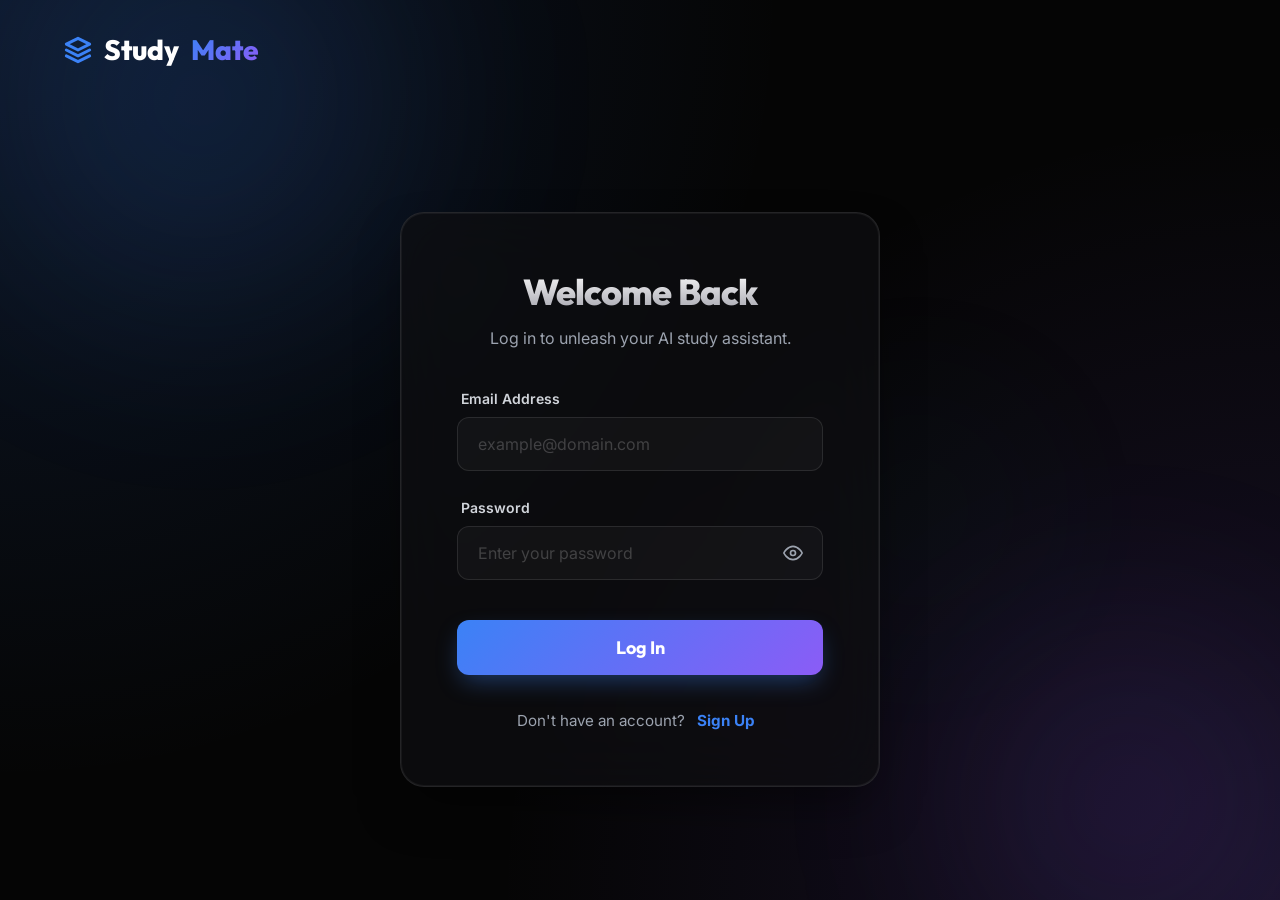
<file: frontend/index.html>
<!DOCTYPE html>
<html lang="en">
<head>
<meta charset="UTF-8">
<meta name="viewport" content="width=device-width, initial-scale=1.0">

<title>StudyMate AI - Smart Study Assistant for Students</title>
<meta name="keywords" content="AI study tool, quiz generator, study assistant, AI learning, student productivity, mind maps AI, StudyMate">
<meta name="google-site-verification" content="OmD-OMQjL2kTriCbTSgiLanrGQlDjKHpFhlff01YMKE" />
<meta name="description" content="StudyMate is an AI-powered study planner that helps students organize tasks, track progress, and improve productivity.">
<link rel="preconnect" href="https://fonts.googleapis.com">
<link rel="canonical" href="https://studymate-beta-six.vercel.app/">
<meta property="og:title" content="StudyMate AI - Smart Study Assistant">
<meta property="og:description" content="Generate quizzes, summaries & mind maps using AI. Study smarter with StudyMate.">
<meta property="og:image" content="https://studymate-beta-six.vercel.app/preview.png">
<meta property="og:url" content="https://studymate-beta-six.vercel.app">
<meta property="og:type" content="website">
<meta name="twitter:card" content="summary_large_image">
<meta name="twitter:title" content="StudyMate AI">
<meta name="twitter:description" content="AI-powered study assistant for quizzes, summaries & mind maps">
<meta name="twitter:image" content="https://studymate-beta-six.vercel.app/preview.png">
<link href="https://fonts.googleapis.com/css2?family=Outfit:wght@400;600;700;800&family=Inter:wght@300;400;500;600&display=swap" rel="stylesheet">
<link rel="stylesheet" href="assets/css/index.css">
<link rel="icon" href="assets/images/favicon.ico" type="image/x-icon">
</head>
<body>
  <h1>StudyMate – AI Study Planner for Students</h1>
  
  <div class="background-canvas">
    <div class="orb orb-1"></div>
    <div class="orb orb-2"></div>
    <div class="orb orb-3"></div>
  </div>

  <nav>
    <a href="/" class="logo"><svg width="28" height="28" viewBox="0 0 24 24" fill="none" stroke="var(--accent)" stroke-width="2.5" stroke-linecap="round" stroke-linejoin="round"><path d="M12 2L2 7l10 5 10-5-10-5z"/><path d="M2 17l10 5 10-5"/><path d="M2 12l10 5 10-5"/></svg> Study<span>Mate</span></a>
  </nav>
  
  <div class="auth-container">
    <div class="auth-card">
      <h2 class="auth-title">Welcome Back</h2>
      <p class="auth-subtitle">Log in to unleash your AI study assistant.</p>
      <form id="loginForm">
        <div class="form-group">
          <label>Email Address</label>
          <input type="email" id="email" class="form-control" placeholder="example@domain.com" required>
        </div>
        <div class="form-group password-group">
          <label>Password</label>
          <div class="input-wrapper">
            <input type="password" id="password" class="form-control" placeholder="Enter your password" required>
            <button type="button" class="password-toggle" id="togglePassword">
              <svg width="20" height="20" viewBox="0 0 24 24" fill="none" stroke="currentColor" stroke-width="2" stroke-linecap="round" stroke-linejoin="round" class="eye-icon"><path d="M1 12s4-8 11-8 11 8 11 8-4 8-11 8-11-8-11-8z"/><circle cx="12" cy="12" r="3"/></svg>
            </button>
          </div>
        </div>
        <button type="submit" class="btn btn-primary" id="submitBtn">Log In</button>
        <p id="errorMsg" style="color:var(--red); font-size:0.85rem; margin-top:10px; display:none;"></p>
        <p id="successMsg" style="color:var(--green); font-size:0.85rem; margin-top:10px; display:none;">Login successful! Redirecting...</p>
      </form>
      <div class="auth-links">
        Don't have an account? <a href="/register">Sign Up</a>
      </div>
    </div>
  </div>

  <script src="assets/js/index.js"></script>
</body>
</html>
</file>
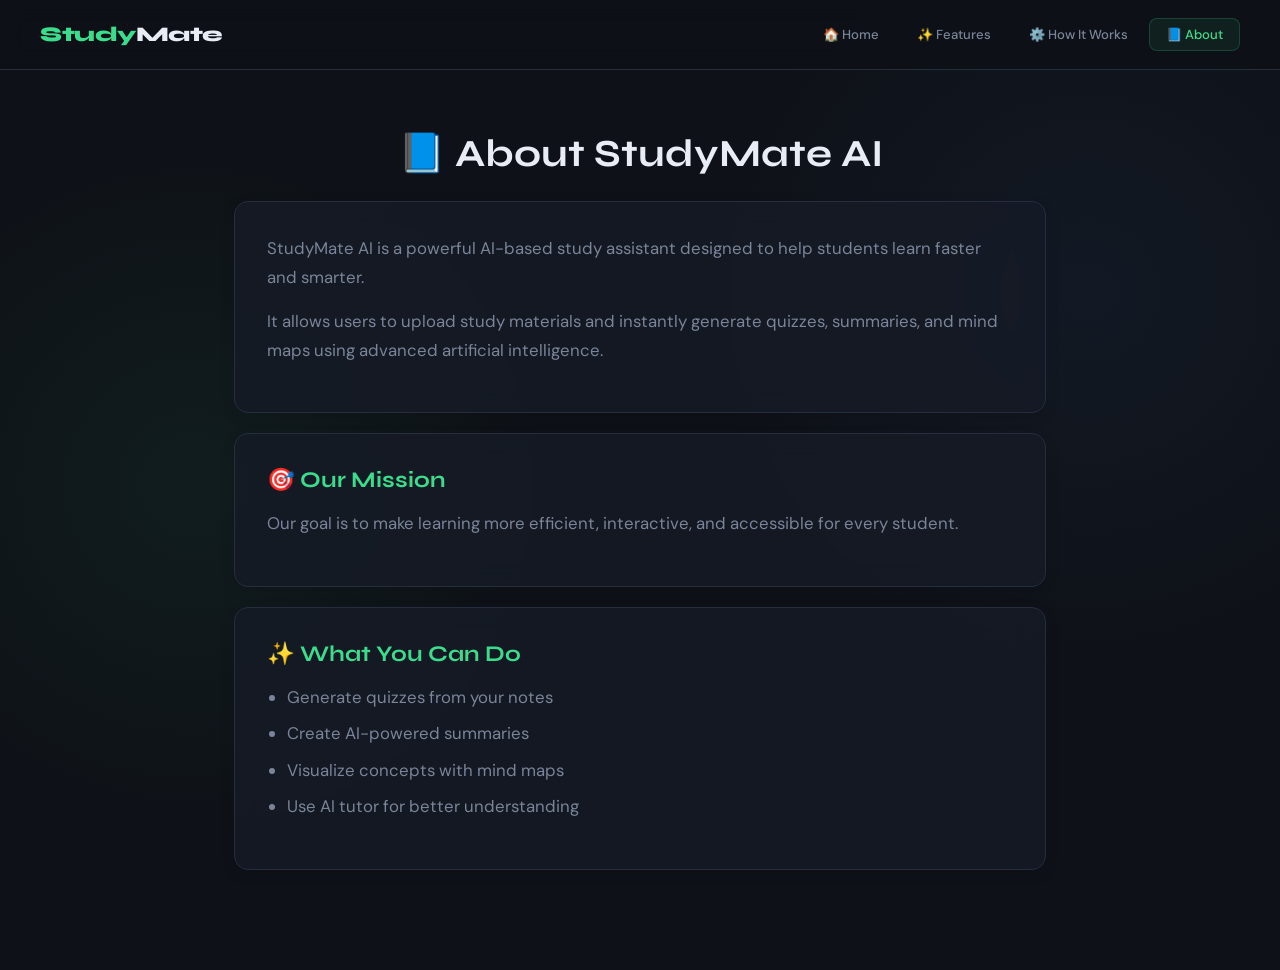
<file: about.html>
<!DOCTYPE html>
<html lang="en">
<head>
  <meta charset="UTF-8">
  <meta name="viewport" content="width=device-width, initial-scale=1.0">
  <title>About | StudyMate AI</title>
  <link rel="preconnect" href="https://fonts.googleapis.com">
  <link href="https://fonts.googleapis.com/css2?family=Syne:wght@400;600;700;800&family=DM+Sans:wght@300;400;500&display=swap" rel="stylesheet">
  <style>
    *,*::before,*::after{box-sizing:border-box;margin:0;padding:0}
    :root{
      --bg:#0e1117; --surface:rgba(22,27,39,0.78); --surface2:rgba(29,37,53,0.78);
      --border:#252d3f; --green:#3bdc8c; --text:#e8edf5; --muted:#7a8599; --radius:14px;
    }
    body{
      font-family:'DM Sans',sans-serif; background-color:var(--bg);
      background-image: radial-gradient(circle at 15% 50%, rgba(59,220,140,0.06), transparent 30%), radial-gradient(circle at 85% 30%, rgba(91,154,245,0.06), transparent 30%);
      color:var(--text); min-height:100vh; overflow-x:hidden;
    }
    nav{
      display:flex;align-items:center;justify-content:space-between;
      padding:18px 40px; background:rgba(14,17,23,.85); backdrop-filter:blur(12px);
      border-bottom:1px solid var(--border); position:sticky;top:0;z-index:100;
    }
    .logo{
      font-family:'Syne',sans-serif; font-weight:800;font-size:1.3rem;
      color:var(--green); letter-spacing:-0.5px; text-decoration:none;
    }
    .logo span{color:var(--text)}
    .nav-tabs{display:flex;gap:4px}
    .nav-tab{
      font-family:'DM Sans',sans-serif; font-size:.82rem;font-weight:500;
      padding:7px 16px; border:1px solid transparent; border-radius:8px;
      cursor:pointer; color:var(--muted); background:none; transition:all .2s;
      text-decoration:none;
    }
    .nav-tab:hover{color:var(--text);border-color:var(--border)}
    .nav-tab.active{
        color:var(--green);
        background:rgba(59,220,140,.08);
        border-color:rgba(59,220,140,.2);
    }
    main{ max-width:860px; margin:0 auto; padding:60px 24px 80px; }
    h1 { font-family:'Syne',sans-serif; font-size:2.4rem; margin-bottom: 24px; text-align: center; }
    .card {
      background:var(--surface); backdrop-filter: blur(12px); border:1px solid var(--border);
      border-radius:var(--radius); padding:32px; margin-bottom:20px;
      box-shadow: 0 4px 14px rgba(0,0,0,0.1);
    }
    .card h2, .card h3 { font-family:'Syne',sans-serif; font-size:1.4rem; color:var(--green); margin-bottom: 16px; }
    .card p, .card ul { color: var(--muted); line-height: 1.7; margin-bottom: 16px; font-size: 1.05rem; }
    .card ul { padding-left: 20px; }
    .card li { margin-bottom: 8px; }
    @media(max-width:800px){
      nav{flex-wrap:wrap; justify-content:center; gap:12px; padding:14px 18px}
      .nav-tabs{flex-wrap:wrap; justify-content:center; width:100%; order:3}
    }
  </style>
</head>
<body>
<nav>
  <a href="/" class="logo">Study<span>Mate</span></a>
  <div class="nav-tabs">
    <a href="/" class="nav-tab">🏠 Home</a>
    <a href="/features" class="nav-tab ">✨ Features</a>
    <a href="/how-it-works" class="nav-tab ">⚙️ How It Works</a>
    <a href="/about" class="nav-tab active">📘 About</a>
  </div>
</nav>
<main>

  <h1>📘 About StudyMate AI</h1>
  <div class="card">
    <p>
      StudyMate AI is a powerful AI-based study assistant designed to help students
      learn faster and smarter.
    </p>
    <p>
      It allows users to upload study materials and instantly generate quizzes,
      summaries, and mind maps using advanced artificial intelligence.
    </p>
  </div>
  <div class="card">
    <h2>🎯 Our Mission</h2>
    <p>
      Our goal is to make learning more efficient, interactive, and accessible
      for every student.
    </p>
  </div>
  <div class="card">
    <h2>✨ What You Can Do</h2>
    <ul>
      <li>Generate quizzes from your notes</li>
      <li>Create AI-powered summaries</li>
      <li>Visualize concepts with mind maps</li>
      <li>Use AI tutor for better understanding</li>
    </ul>
  </div>

</main>
</body>
</html>
</file>
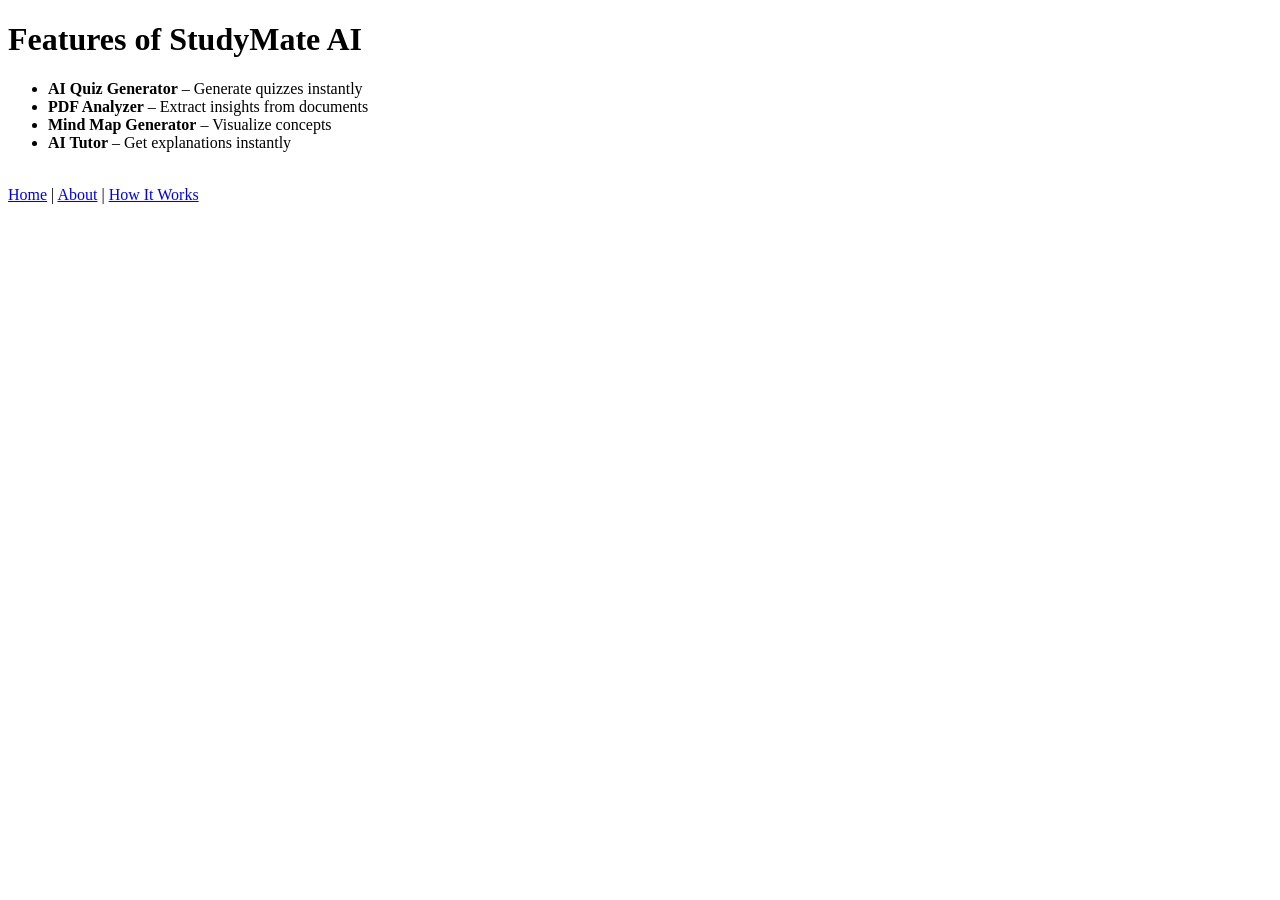
<file: feature.html>
<!DOCTYPE html>

<html lang="en">
<head>
  <meta charset="UTF-8">
  <meta name="viewport" content="width=device-width, initial-scale=1.0">

  <title>StudyMate Features | AI Tools for Students</title>

  <meta name="description" content="Explore StudyMate AI features like quiz generation, PDF analysis, AI tutor, and mind map creation.">
</head>

<body>

  <h1>Features of StudyMate AI</h1>

  <ul>
    <li><strong>AI Quiz Generator</strong> – Generate quizzes instantly</li>
    <li><strong>PDF Analyzer</strong> – Extract insights from documents</li>
    <li><strong>Mind Map Generator</strong> – Visualize concepts</li>
    <li><strong>AI Tutor</strong> – Get explanations instantly</li>
  </ul>

  <br>

<a href="/">Home</a> | <a href="/about">About</a> | <a href="/how-it-works">How It Works</a>

</body>
</html>
</file>
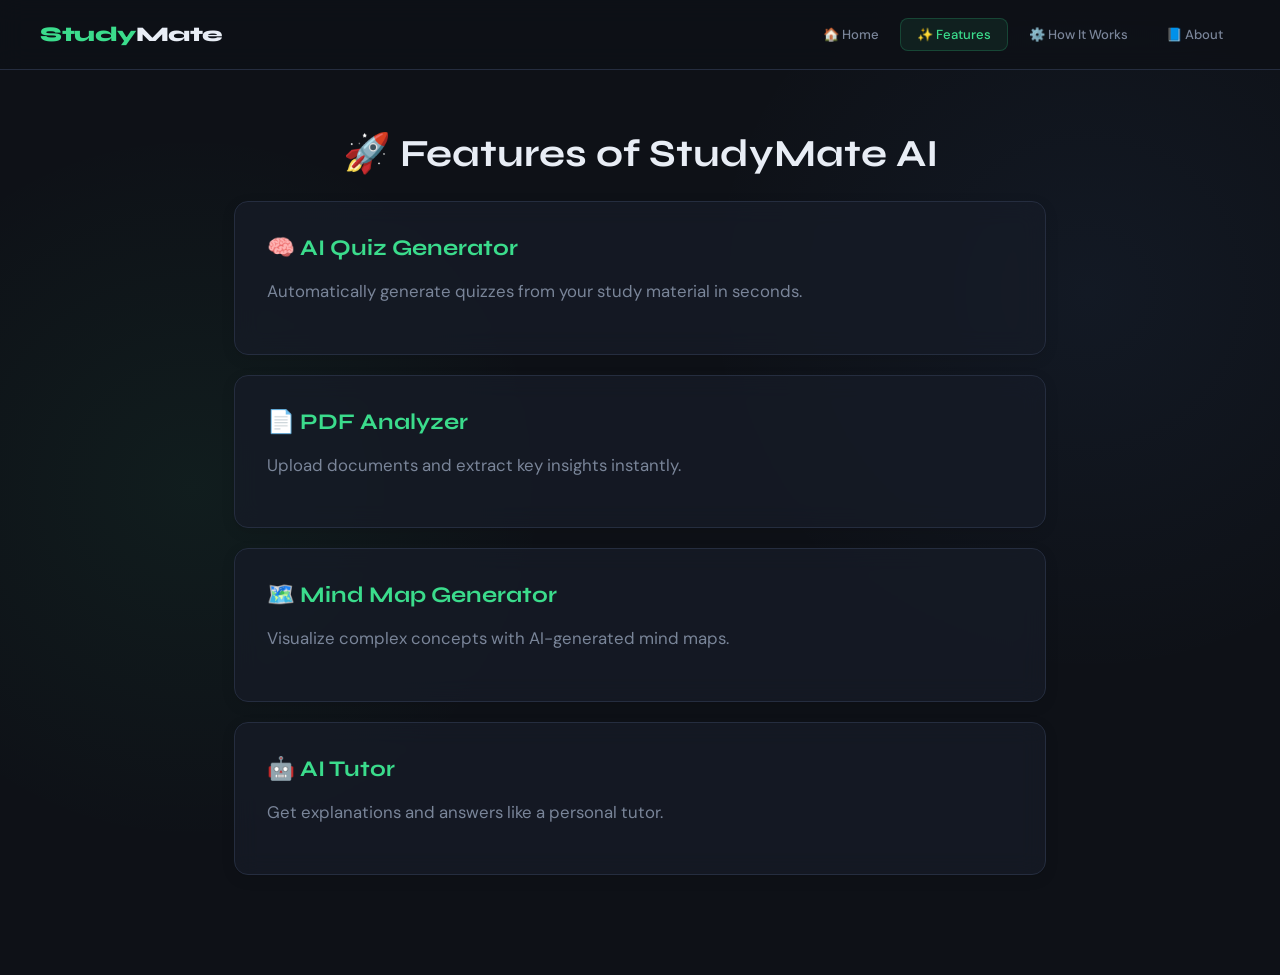
<file: features.html>
<!DOCTYPE html>
<html lang="en">
<head>
  <meta charset="UTF-8">
  <meta name="viewport" content="width=device-width, initial-scale=1.0">
  <title>Features | StudyMate AI</title>
  <link rel="preconnect" href="https://fonts.googleapis.com">
  <link href="https://fonts.googleapis.com/css2?family=Syne:wght@400;600;700;800&family=DM+Sans:wght@300;400;500&display=swap" rel="stylesheet">
  <style>
    *,*::before,*::after{box-sizing:border-box;margin:0;padding:0}
    :root{
      --bg:#0e1117; --surface:rgba(22,27,39,0.78); --surface2:rgba(29,37,53,0.78);
      --border:#252d3f; --green:#3bdc8c; --text:#e8edf5; --muted:#7a8599; --radius:14px;
    }
    body{
      font-family:'DM Sans',sans-serif; background-color:var(--bg);
      background-image: radial-gradient(circle at 15% 50%, rgba(59,220,140,0.06), transparent 30%), radial-gradient(circle at 85% 30%, rgba(91,154,245,0.06), transparent 30%);
      color:var(--text); min-height:100vh; overflow-x:hidden;
    }
    nav{
      display:flex;align-items:center;justify-content:space-between;
      padding:18px 40px; background:rgba(14,17,23,.85); backdrop-filter:blur(12px);
      border-bottom:1px solid var(--border); position:sticky;top:0;z-index:100;
    }
    .logo{
      font-family:'Syne',sans-serif; font-weight:800;font-size:1.3rem;
      color:var(--green); letter-spacing:-0.5px; text-decoration:none;
    }
    .logo span{color:var(--text)}
    .nav-tabs{display:flex;gap:4px}
    .nav-tab{
      font-family:'DM Sans',sans-serif; font-size:.82rem;font-weight:500;
      padding:7px 16px; border:1px solid transparent; border-radius:8px;
      cursor:pointer; color:var(--muted); background:none; transition:all .2s;
      text-decoration:none;
    }
    .nav-tab:hover{color:var(--text);border-color:var(--border)}
    .nav-tab.active{
        color:var(--green);
        background:rgba(59,220,140,.08);
        border-color:rgba(59,220,140,.2);
    }
    main{ max-width:860px; margin:0 auto; padding:60px 24px 80px; }
    h1 { font-family:'Syne',sans-serif; font-size:2.4rem; margin-bottom: 24px; text-align: center; }
    .card {
      background:var(--surface); backdrop-filter: blur(12px); border:1px solid var(--border);
      border-radius:var(--radius); padding:32px; margin-bottom:20px;
      box-shadow: 0 4px 14px rgba(0,0,0,0.1);
    }
    .card h2, .card h3 { font-family:'Syne',sans-serif; font-size:1.4rem; color:var(--green); margin-bottom: 16px; }
    .card p, .card ul { color: var(--muted); line-height: 1.7; margin-bottom: 16px; font-size: 1.05rem; }
    .card ul { padding-left: 20px; }
    .card li { margin-bottom: 8px; }
    @media(max-width:800px){
      nav{flex-wrap:wrap; justify-content:center; gap:12px; padding:14px 18px}
      .nav-tabs{flex-wrap:wrap; justify-content:center; width:100%; order:3}
    }
  </style>
</head>
<body>
<nav>
  <a href="/" class="logo">Study<span>Mate</span></a>
  <div class="nav-tabs">
    <a href="/" class="nav-tab">🏠 Home</a>
    <a href="/features" class="nav-tab active">✨ Features</a>
    <a href="/how-it-works" class="nav-tab ">⚙️ How It Works</a>
    <a href="/about" class="nav-tab ">📘 About</a>
  </div>
</nav>
<main>

  <h1>🚀 Features of StudyMate AI</h1>
  <div class="card">
    <h3>🧠 AI Quiz Generator</h3>
    <p>Automatically generate quizzes from your study material in seconds.</p>
  </div>
  <div class="card">
    <h3>📄 PDF Analyzer</h3>
    <p>Upload documents and extract key insights instantly.</p>
  </div>
  <div class="card">
    <h3>🗺️ Mind Map Generator</h3>
    <p>Visualize complex concepts with AI-generated mind maps.</p>
  </div>
  <div class="card">
    <h3>🤖 AI Tutor</h3>
    <p>Get explanations and answers like a personal tutor.</p>
  </div>

</main>
</body>
</html>
</file>
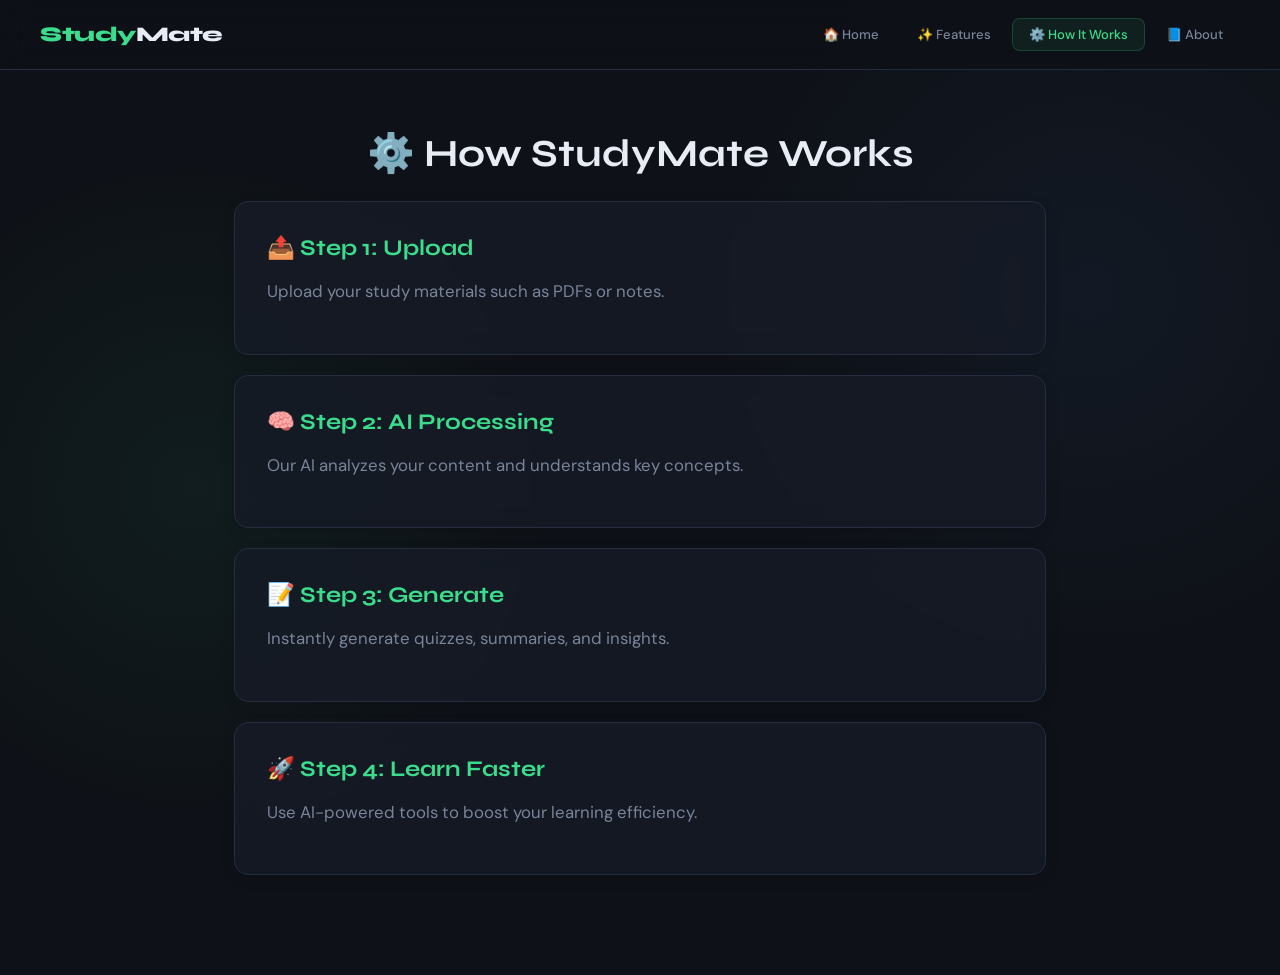
<file: how-it-works.html>
<!DOCTYPE html>
<html lang="en">
<head>
  <meta charset="UTF-8">
  <meta name="viewport" content="width=device-width, initial-scale=1.0">
  <title>How It Works | StudyMate AI</title>
  <link rel="preconnect" href="https://fonts.googleapis.com">
  <link href="https://fonts.googleapis.com/css2?family=Syne:wght@400;600;700;800&family=DM+Sans:wght@300;400;500&display=swap" rel="stylesheet">
  <style>
    *,*::before,*::after{box-sizing:border-box;margin:0;padding:0}
    :root{
      --bg:#0e1117; --surface:rgba(22,27,39,0.78); --surface2:rgba(29,37,53,0.78);
      --border:#252d3f; --green:#3bdc8c; --text:#e8edf5; --muted:#7a8599; --radius:14px;
    }
    body{
      font-family:'DM Sans',sans-serif; background-color:var(--bg);
      background-image: radial-gradient(circle at 15% 50%, rgba(59,220,140,0.06), transparent 30%), radial-gradient(circle at 85% 30%, rgba(91,154,245,0.06), transparent 30%);
      color:var(--text); min-height:100vh; overflow-x:hidden;
    }
    nav{
      display:flex;align-items:center;justify-content:space-between;
      padding:18px 40px; background:rgba(14,17,23,.85); backdrop-filter:blur(12px);
      border-bottom:1px solid var(--border); position:sticky;top:0;z-index:100;
    }
    .logo{
      font-family:'Syne',sans-serif; font-weight:800;font-size:1.3rem;
      color:var(--green); letter-spacing:-0.5px; text-decoration:none;
    }
    .logo span{color:var(--text)}
    .nav-tabs{display:flex;gap:4px}
    .nav-tab{
      font-family:'DM Sans',sans-serif; font-size:.82rem;font-weight:500;
      padding:7px 16px; border:1px solid transparent; border-radius:8px;
      cursor:pointer; color:var(--muted); background:none; transition:all .2s;
      text-decoration:none;
    }
    .nav-tab:hover{color:var(--text);border-color:var(--border)}
    .nav-tab.active{
        color:var(--green);
        background:rgba(59,220,140,.08);
        border-color:rgba(59,220,140,.2);
    }
    main{ max-width:860px; margin:0 auto; padding:60px 24px 80px; }
    h1 { font-family:'Syne',sans-serif; font-size:2.4rem; margin-bottom: 24px; text-align: center; }
    .card {
      background:var(--surface); backdrop-filter: blur(12px); border:1px solid var(--border);
      border-radius:var(--radius); padding:32px; margin-bottom:20px;
      box-shadow: 0 4px 14px rgba(0,0,0,0.1);
    }
    .card h2, .card h3 { font-family:'Syne',sans-serif; font-size:1.4rem; color:var(--green); margin-bottom: 16px; }
    .card p, .card ul { color: var(--muted); line-height: 1.7; margin-bottom: 16px; font-size: 1.05rem; }
    .card ul { padding-left: 20px; }
    .card li { margin-bottom: 8px; }
    @media(max-width:800px){
      nav{flex-wrap:wrap; justify-content:center; gap:12px; padding:14px 18px}
      .nav-tabs{flex-wrap:wrap; justify-content:center; width:100%; order:3}
    }
  </style>
</head>
<body>
<nav>
  <a href="/" class="logo">Study<span>Mate</span></a>
  <div class="nav-tabs">
    <a href="/" class="nav-tab">🏠 Home</a>
    <a href="/features" class="nav-tab ">✨ Features</a>
    <a href="/how-it-works" class="nav-tab active">⚙️ How It Works</a>
    <a href="/about" class="nav-tab ">📘 About</a>
  </div>
</nav>
<main>

  <h1>⚙️ How StudyMate Works</h1>

  <div class="card">
    <h3>📤 Step 1: Upload</h3>
    <p>Upload your study materials such as PDFs or notes.</p>
  </div>

  <div class="card">
    <h3>🧠 Step 2: AI Processing</h3>
    <p>Our AI analyzes your content and understands key concepts.</p>
  </div>

  <div class="card">
    <h3>📝 Step 3: Generate</h3>
    <p>Instantly generate quizzes, summaries, and insights.</p>
  </div>

  <div class="card">
    <h3>🚀 Step 4: Learn Faster</h3>
    <p>Use AI-powered tools to boost your learning efficiency.</p>
  </div>

</main>
</body>
</html>
</file>
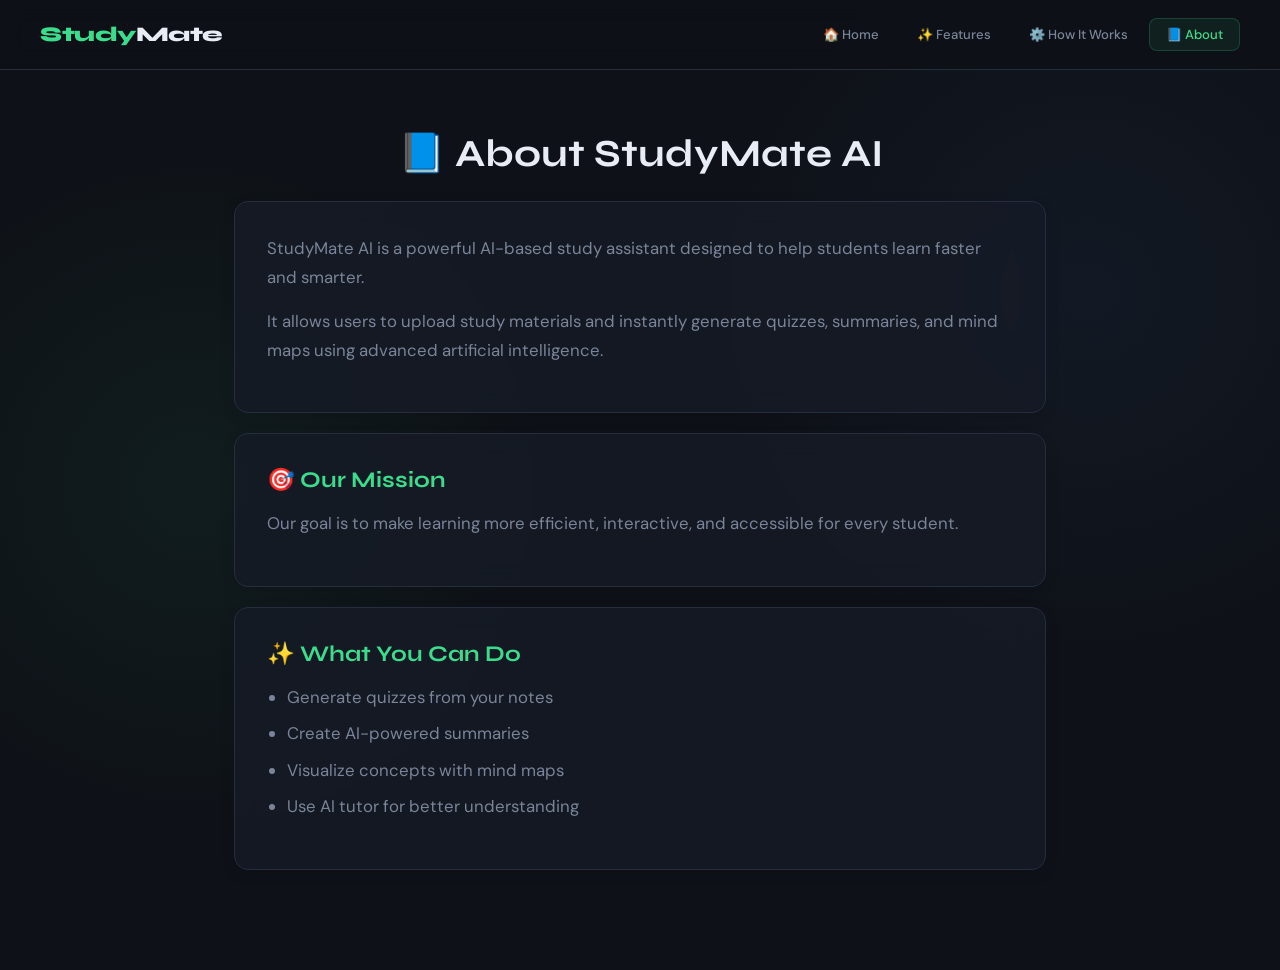
<file: frontend/about.html>
<!DOCTYPE html>
<html lang="en">
<head>
  <meta charset="UTF-8">
  <meta name="viewport" content="width=device-width, initial-scale=1.0">
  <title>About | StudyMate AI</title>
  <link rel="preconnect" href="https://fonts.googleapis.com">
  <link href="https://fonts.googleapis.com/css2?family=Syne:wght@400;600;700;800&family=DM+Sans:wght@300;400;500&display=swap" rel="stylesheet">
  <link rel="stylesheet" href="assets/css/about.css">
  <link rel="icon" href="assets/images/favicon.ico" type="image/x-icon">
</head>
<body>
  <h1>About StudyMate – AI Study Assistant for Students</h1>
<nav>
  <a href="/" class="logo">Study<span>Mate</span></a>
  <div class="nav-tabs">
    <a href="/" class="nav-tab">🏠 Home</a>
    <a href="/features" class="nav-tab ">✨ Features</a>
    <a href="/how-it-works" class="nav-tab ">⚙️ How It Works</a>
    <a href="/about" class="nav-tab active">📘 About</a>
  </div>
</nav>
<main>

  <h1>📘 About StudyMate AI</h1>
  <div class="card">
    <p>
      StudyMate AI is a powerful AI-based study assistant designed to help students
      learn faster and smarter.
    </p>
    <p>
      It allows users to upload study materials and instantly generate quizzes,
      summaries, and mind maps using advanced artificial intelligence.
    </p>
  </div>
  <div class="card">
    <h2>🎯 Our Mission</h2>
    <p>
      Our goal is to make learning more efficient, interactive, and accessible
      for every student.
    </p>
  </div>
  <div class="card">
    <h2>✨ What You Can Do</h2>
    <ul>
      <li>Generate quizzes from your notes</li>
      <li>Create AI-powered summaries</li>
      <li>Visualize concepts with mind maps</li>
      <li>Use AI tutor for better understanding</li>
    </ul>
  </div>

</main>
</body>
</html>
</file>
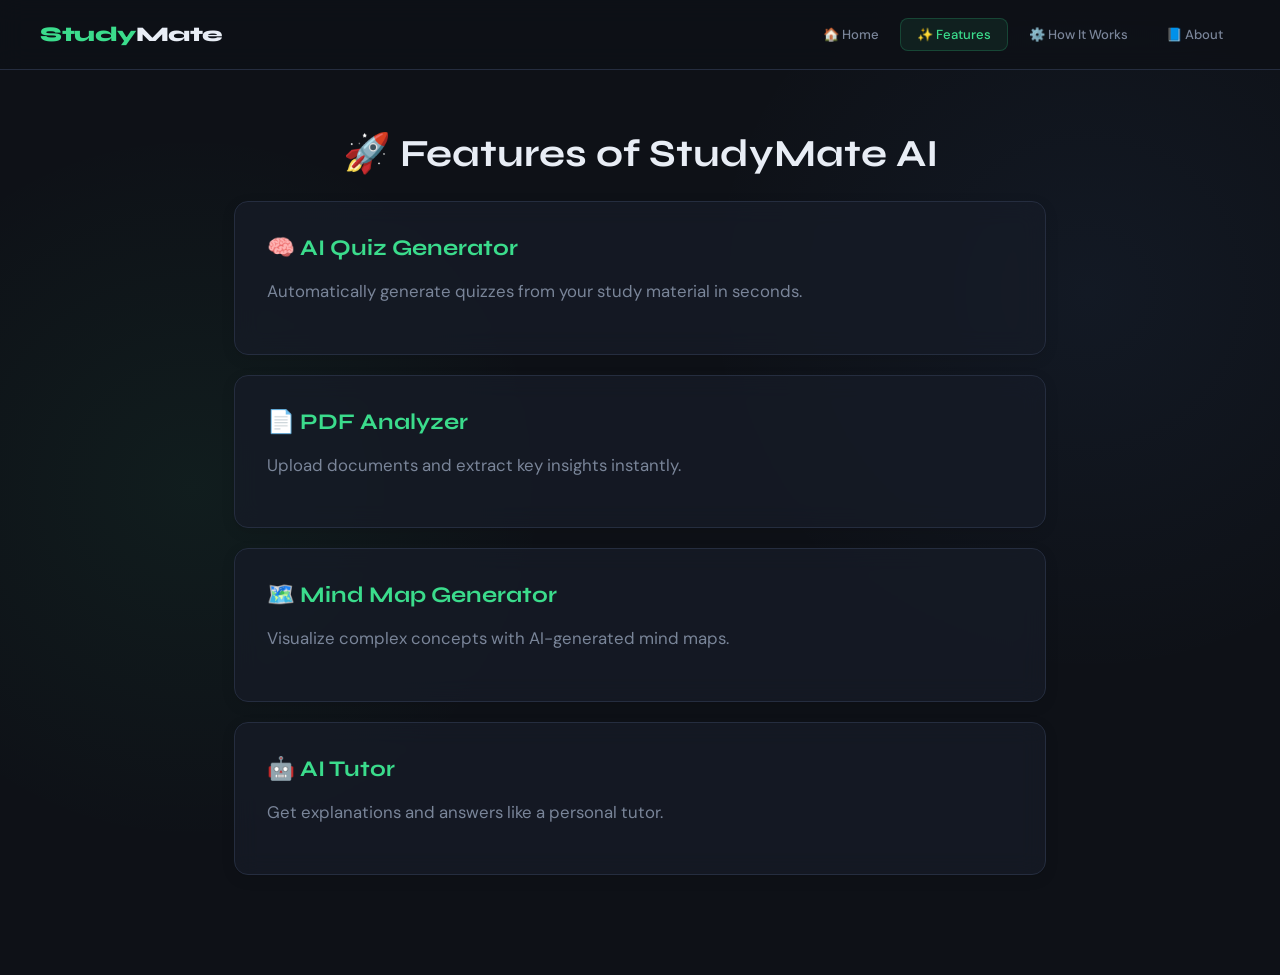
<file: frontend/features.html>
<!DOCTYPE html>
<html lang="en">
<head>
  <meta charset="UTF-8">
  <meta name="viewport" content="width=device-width, initial-scale=1.0">
  <title>Features | StudyMate AI</title>
  <link rel="preconnect" href="https://fonts.googleapis.com">
  <link href="https://fonts.googleapis.com/css2?family=Syne:wght@400;600;700;800&family=DM+Sans:wght@300;400;500&display=swap" rel="stylesheet">
  <link rel="icon" href="assets/images/favicon.ico" type="image/x-icon">
  <style>
    *,*::before,*::after{box-sizing:border-box;margin:0;padding:0}
    :root{
      --bg:#0e1117; --surface:rgba(22,27,39,0.78); --surface2:rgba(29,37,53,0.78);
      --border:#252d3f; --green:#3bdc8c; --text:#e8edf5; --muted:#7a8599; --radius:14px;
    }
    body{
      font-family:'DM Sans',sans-serif; background-color:var(--bg);
      background-image: radial-gradient(circle at 15% 50%, rgba(59,220,140,0.06), transparent 30%), radial-gradient(circle at 85% 30%, rgba(91,154,245,0.06), transparent 30%);
      color:var(--text); min-height:100vh; overflow-x:hidden;
    }
    nav{
      display:flex;align-items:center;justify-content:space-between;
      padding:18px 40px; background:rgba(14,17,23,.85); backdrop-filter:blur(12px);
      border-bottom:1px solid var(--border); position:sticky;top:0;z-index:100;
    }
    .logo{
      font-family:'Syne',sans-serif; font-weight:800;font-size:1.3rem;
      color:var(--green); letter-spacing:-0.5px; text-decoration:none;
    }
    .logo span{color:var(--text)}
    .nav-tabs{display:flex;gap:4px}
    .nav-tab{
      font-family:'DM Sans',sans-serif; font-size:.82rem;font-weight:500;
      padding:7px 16px; border:1px solid transparent; border-radius:8px;
      cursor:pointer; color:var(--muted); background:none; transition:all .2s;
      text-decoration:none;
    }
    .nav-tab:hover{color:var(--text);border-color:var(--border)}
    .nav-tab.active{
        color:var(--green);
        background:rgba(59,220,140,.08);
        border-color:rgba(59,220,140,.2);
    }
    main{ max-width:860px; margin:0 auto; padding:60px 24px 80px; }
    h1.seo-header { position: absolute; left: -9999px; }
    main h1 { position: static; left: auto; font-family:'Syne',sans-serif; font-size:2.4rem; margin-bottom: 24px; text-align: center; }
    .card {
      background:var(--surface); backdrop-filter: blur(12px); border:1px solid var(--border);
      border-radius:var(--radius); padding:32px; margin-bottom:20px;
      box-shadow: 0 4px 14px rgba(0,0,0,0.1);
    }
    .card h2, .card h3 { font-family:'Syne',sans-serif; font-size:1.4rem; color:var(--green); margin-bottom: 16px; }
    .card p, .card ul { color: var(--muted); line-height: 1.7; margin-bottom: 16px; font-size: 1.05rem; }
    .card ul { padding-left: 20px; }
    .card li { margin-bottom: 8px; }
    @media(max-width:800px){
      nav{flex-wrap:wrap; justify-content:center; gap:12px; padding:14px 18px}
      .nav-tabs{flex-wrap:wrap; justify-content:center; width:100%; order:3}
    }
  </style>
</head>

<body>
  <h1 class="seo-header">StudyMate Features – AI Tools for Smarter Learning</h1>
<nav>
  <a href="/" class="logo">Study<span>Mate</span></a>
  <div class="nav-tabs">
    <a href="/" class="nav-tab">🏠 Home</a>
    <a href="/features" class="nav-tab active">✨ Features</a>
    <a href="/how-it-works" class="nav-tab ">⚙️ How It Works</a>
    <a href="/about" class="nav-tab ">📘 About</a>
  </div>
</nav>
<main>

  <h1>🚀 Features of StudyMate AI</h1>
  <div class="card">
    <h3>🧠 AI Quiz Generator</h3>
    <p>Automatically generate quizzes from your study material in seconds.</p>
  </div>
  <div class="card">
    <h3>📄 PDF Analyzer</h3>
    <p>Upload documents and extract key insights instantly.</p>
  </div>
  <div class="card">
    <h3>🗺️ Mind Map Generator</h3>
    <p>Visualize complex concepts with AI-generated mind maps.</p>
  </div>
  <div class="card">
    <h3>🤖 AI Tutor</h3>
    <p>Get explanations and answers like a personal tutor.</p>
  </div>

</main>
</body>
</html>
</file>
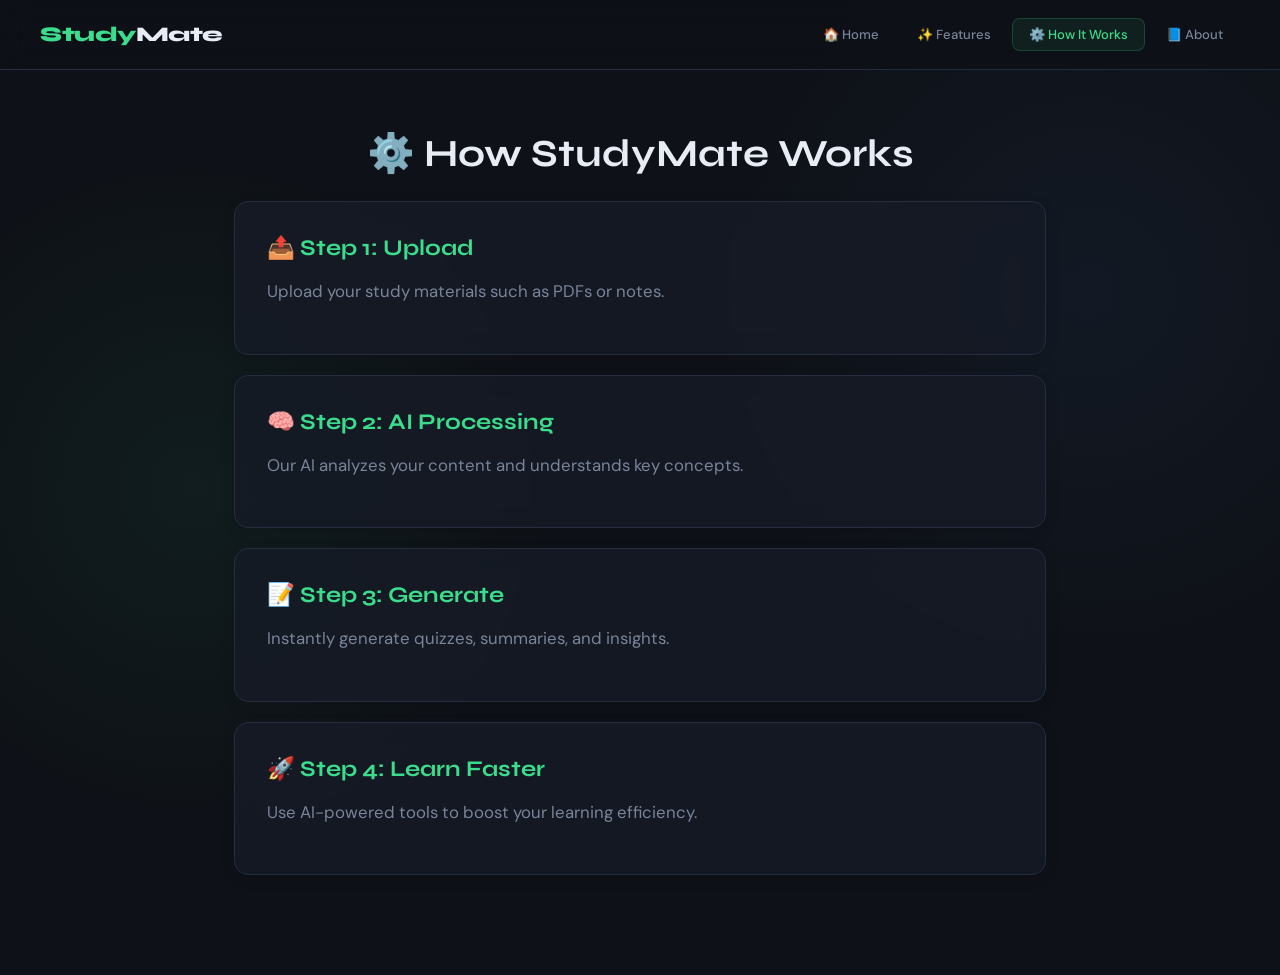
<file: frontend/how-it-works.html>
<!DOCTYPE html>
<html lang="en">
<head>
  <meta charset="UTF-8">
  <meta name="viewport" content="width=device-width, initial-scale=1.0">
  <title>How It Works | StudyMate AI</title>
  <link rel="preconnect" href="https://fonts.googleapis.com">
  <link href="https://fonts.googleapis.com/css2?family=Syne:wght@400;600;700;800&family=DM+Sans:wght@300;400;500&display=swap" rel="stylesheet">
  <link rel="stylesheet" href="assets/css/how-it-works.css">
  <link rel="icon" href="assets/images/favicon.ico" type="image/x-icon">
</head>
<body>
<h1>How StudyMate Works – AI-Powered Study Workflow</h1>
<nav>
  <a href="/" class="logo">Study<span>Mate</span></a>
  <div class="nav-tabs">
    <a href="/" class="nav-tab">🏠 Home</a>
    <a href="/features" class="nav-tab ">✨ Features</a>
    <a href="/how-it-works" class="nav-tab active">⚙️ How It Works</a>
    <a href="/about" class="nav-tab ">📘 About</a>
  </div>
</nav>
<main>

  <h1>⚙️ How StudyMate Works</h1>

  <div class="card">
    <h3>📤 Step 1: Upload</h3>
    <p>Upload your study materials such as PDFs or notes.</p>
  </div>

  <div class="card">
    <h3>🧠 Step 2: AI Processing</h3>
    <p>Our AI analyzes your content and understands key concepts.</p>
  </div>

  <div class="card">
    <h3>📝 Step 3: Generate</h3>
    <p>Instantly generate quizzes, summaries, and insights.</p>
  </div>

  <div class="card">
    <h3>🚀 Step 4: Learn Faster</h3>
    <p>Use AI-powered tools to boost your learning efficiency.</p>
  </div>

</main>
</body>
</html>
</file>
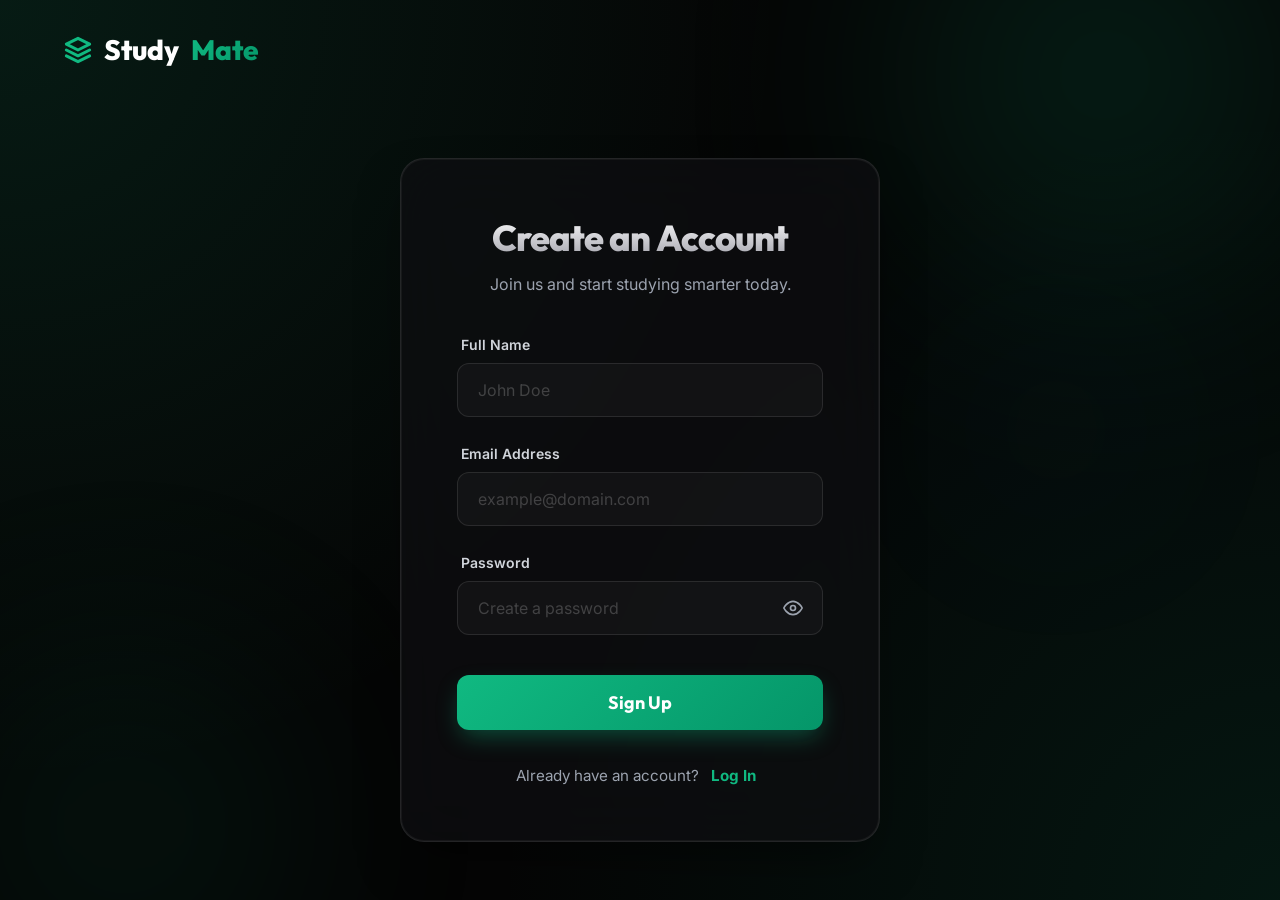
<file: frontend/register.html>
<!DOCTYPE html>
<html lang="en">
<head>
<meta charset="UTF-8">
<meta name="viewport" content="width=device-width, initial-scale=1.0">
<title>StudyMate | Sign Up</title>
<link rel="preconnect" href="https://fonts.googleapis.com">
<link href="https://fonts.googleapis.com/css2?family=Outfit:wght@400;600;700;800&family=Inter:wght@300;400;500;600&display=swap" rel="stylesheet">
<link rel="stylesheet" href="assets/css/register.css">
<link rel="icon" href="assets/images/favicon.ico" type="image/x-icon">
</head>
<body>
  <h1>Create Account – StudyMate</h1>

  <div class="background-canvas">
    <div class="orb orb-1"></div>
    <div class="orb orb-2"></div>
    <div class="orb orb-3"></div>
  </div>

  <nav>
    <a href="/" class="logo"><svg width="28" height="28" viewBox="0 0 24 24" fill="none" stroke="var(--accent)" stroke-width="2.5" stroke-linecap="round" stroke-linejoin="round"><path d="M12 2L2 7l10 5 10-5-10-5z"/><path d="M2 17l10 5 10-5"/><path d="M2 12l10 5 10-5"/></svg> Study<span>Mate</span></a>
  </nav>
  
  <div class="auth-container">
    <div class="auth-card">
      <h2 class="auth-title">Create an Account</h2>
      <p class="auth-subtitle">Join us and start studying smarter today.</p>
      <form id="registerForm">
        <div class="form-group">
          <label>Full Name</label>
          <input type="text" id="name" class="form-control" placeholder="John Doe" required>
        </div>
        <div class="form-group">
          <label>Email Address</label>
          <input type="email" id="email" class="form-control" placeholder="example@domain.com" required>
        </div>
        <div class="form-group password-group">
          <label>Password</label>
          <div class="input-wrapper">
            <input type="password" id="password" class="form-control" placeholder="Create a password" required>
            <button type="button" class="password-toggle" id="togglePassword">
              <svg width="20" height="20" viewBox="0 0 24 24" fill="none" stroke="currentColor" stroke-width="2" stroke-linecap="round" stroke-linejoin="round" class="eye-icon"><path d="M1 12s4-8 11-8 11 8 11 8-4 8-11 8-11-8-11-8z"/><circle cx="12" cy="12" r="3"/></svg>
            </button>
          </div>
        </div>
        <button type="submit" class="btn btn-primary" id="submitBtn">Sign Up</button>
        <p id="errorMsg" style="color:var(--red); font-size:0.85rem; margin-top:10px; display:none;"></p>
        <p id="successMsg" style="color:var(--green); font-size:0.85rem; margin-top:10px; display:none;">Registration successful! Redirecting...</p>
      </form>
      <div class="auth-links">
        Already have an account? <a href="/login">Log In</a>
      </div>
    </div>
  </div>

  <script src="assets/js/register.js"></script>
</body>
</html>
</file>
<file: frontend/assets/css/index.css>
/* ───────── RESET & VARIABLES ───────── */
*, *::before, *::after {
  box-sizing: border-box;
  margin: 0;
  padding: 0;
}

:root {
  --bg: #050505;
  --surface: rgba(15, 15, 18, 0.7);
  --border: rgba(255, 255, 255, 0.1);
  --accent: #3b82f6;
  --accent-glow: rgba(59, 130, 246, 0.5);
  --accent-secondary: #8b5cf6;
  --text: #ffffff;
  --text-muted: #9ca3af;
  --radius-lg: 24px;
  --radius-md: 12px;
  --font-main: 'Inter', system-ui, -apple-system, sans-serif;
  --font-display: 'Outfit', sans-serif;
}

h1 {
  position: absolute;
  left: -9999px;
}

body {
  font-family: var(--font-main);
  background-color: var(--bg);
  background-image: 
    radial-gradient(circle at 0% 0%, rgba(59, 130, 246, 0.15) 0%, transparent 50%),
    radial-gradient(circle at 100% 100%, rgba(139, 92, 246, 0.15) 0%, transparent 50%);
  color: var(--text);
  min-height: 100vh;
  display: flex;
  flex-direction: column;
  overflow: hidden;
  position: relative;
}

/* ───────── ANIMATED BACKGROUND ───────── */
.background-canvas {
  position: fixed;
  top: 0;
  left: 0;
  width: 100%;
  height: 100%;
  z-index: -1;
  overflow: hidden;
}

.orb {
  position: absolute;
  border-radius: 50%;
  filter: blur(100px);
  opacity: 0.4;
  animation: float 20s infinite alternate ease-in-out;
}

.orb-1 {
  width: 600px;
  height: 600px;
  background: radial-gradient(circle, var(--accent-glow), transparent 70%);
  top: -200px;
  left: -100px;
}

.orb-2 {
  width: 500px;
  height: 500px;
  background: radial-gradient(circle, rgba(139, 92, 246, 0.4), transparent 70%);
  bottom: -150px;
  right: -100px;
  animation-delay: -5s;
}

.orb-3 {
  width: 300px;
  height: 300px;
  background: radial-gradient(circle, rgba(16, 185, 129, 0.2), transparent 70%);
  top: 40%;
  left: 60%;
  animation-duration: 25s;
}

@keyframes float {
  0% { transform: translate(0, 0) scale(1); }
  50% { transform: translate(100px, 50px) scale(1.1); }
  100% { transform: translate(-50px, 100px) scale(0.9); }
}

/* ───────── NAV ───────── */
nav {
  display: flex;
  align-items: center;
  justify-content: space-between;
  padding: 32px 64px;
  z-index: 100;
}

.logo {
  font-family: var(--font-display);
  font-weight: 800;
  font-size: 1.75rem;
  color: var(--text);
  text-decoration: none;
  display: flex;
  align-items: center;
  gap: 12px;
  transition: transform 0.3s ease;
}

.logo:hover {
  transform: scale(1.02);
}

.logo span {
  background: linear-gradient(135deg, var(--accent), var(--accent-secondary));
  background-clip: text;
  -webkit-background-clip: text;
  -webkit-text-fill-color: transparent;
}

/* ───────── AUTH LAYOUT ───────── */
.auth-container {
  flex: 1;
  display: flex;
  align-items: center;
  justify-content: center;
  padding: 20px;
  position: relative;
  z-index: 10;
}

.auth-card {
  background: var(--surface);
  backdrop-filter: blur(32px);
  -webkit-backdrop-filter: blur(32px);
  border: 1px solid var(--border);
  border-radius: var(--radius-lg);
  padding: 56px;
  width: 100%;
  max-width: 480px;
  box-shadow: 
    0 25px 50px -12px rgba(0, 0, 0, 0.5),
    0 0 0 1px rgba(255, 255, 255, 0.05) inset;
  animation: cardEnter 0.8s cubic-bezier(0.16, 1, 0.3, 1) both;
}

@keyframes cardEnter {
  from { opacity: 0; transform: translateY(40px) scale(0.95); filter: blur(10px); }
  to { opacity: 1; transform: translateY(0) scale(1); filter: blur(0); }
}

.auth-title {
  font-family: var(--font-display);
  font-size: 2.25rem;
  font-weight: 800;
  text-align: center;
  margin-bottom: 12px;
  letter-spacing: -0.025em;
  background: linear-gradient(to bottom, #fff, #a1a1aa);
  background-clip: text;
  -webkit-background-clip: text;
  -webkit-text-fill-color: transparent;
}

.auth-subtitle {
  text-align: center;
  color: var(--text-muted);
  font-size: 1rem;
  margin-bottom: 40px;
  line-height: 1.5;
}

.form-group {
  margin-bottom: 28px;
  animation: itemFadeUp 0.6s ease both;
}

.form-group:nth-child(1) { animation-delay: 0.2s; }
.form-group:nth-child(2) { animation-delay: 0.3s; }

@keyframes itemFadeUp {
  from { opacity: 0; transform: translateY(10px); }
  to { opacity: 1; transform: translateY(0); }
}

.form-group label {
  display: block;
  margin-bottom: 10px;
  font-size: 0.875rem;
  color: #d1d5db;
  font-weight: 600;
  margin-left: 4px;
}

.form-control {
  width: 100%;
  padding: 16px 20px;
  background: rgba(255, 255, 255, 0.03);
  border: 1px solid rgba(255, 255, 255, 0.1);
  border-radius: var(--radius-md);
  color: var(--text);
  font-family: var(--font-main);
  font-size: 1rem;
  outline: none;
  transition: all 0.3s cubic-bezier(0.4, 0, 0.2, 1);
}

.form-control::placeholder {
  color: rgba(255, 255, 255, 0.2);
}

.form-control:focus {
  border-color: var(--accent);
  background: rgba(255, 255, 255, 0.06);
  box-shadow: 0 0 0 4px rgba(59, 130, 246, 0.1);
  transform: translateY(-1px);
}

/* ───────── BUTTONS ───────── */
.btn {
  width: 100%;
  padding: 16px;
  font-family: var(--font-display);
  font-size: 1.125rem;
  font-weight: 700;
  border: none;
  border-radius: var(--radius-md);
  cursor: pointer;
  transition: all 0.3s cubic-bezier(0.4, 0, 0.2, 1);
  margin-top: 12px;
  position: relative;
  overflow: hidden;
  animation: itemFadeUp 0.6s ease both;
  animation-delay: 0.4s;
}

.btn-primary {
  background: linear-gradient(135deg, var(--accent), var(--accent-secondary));
  color: white;
  box-shadow: 0 10px 25px -5px rgba(59, 130, 246, 0.4);
}

.btn-primary:hover {
  transform: translateY(-2px);
  box-shadow: 0 15px 30px -5px rgba(59, 130, 246, 0.5);
  filter: brightness(1.1);
}

.btn-primary:active {
  transform: translateY(0);
}

.btn-primary::after {
  content: '';
  position: absolute;
  top: 0;
  left: -100%;
  width: 100%;
  height: 100%;
  background: linear-gradient(90deg, transparent, rgba(255, 255, 255, 0.2), transparent);
  transition: 0.5s;
}

.btn-primary:hover::after {
  left: 100%;
}

.auth-links {
  text-align: center;
  margin-top: 36px;
  font-size: 0.95rem;
  color: var(--text-muted);
  animation: itemFadeUp 0.6s ease both;
  animation-delay: 0.5s;
}

.auth-links a {
  color: var(--accent);
  text-decoration: none;
  font-weight: 700;
  transition: all 0.2s;
  padding: 4px 8px;
  border-radius: 6px;
}

.auth-links a:hover {
  color: #fff;
  background: rgba(59, 130, 246, 0.1);
  text-decoration: underline;
}

.input-wrapper {
  position: relative;
  display: flex;
  align-items: center;
}

.password-toggle {
  position: absolute;
  right: 12px;
  background: transparent;
  border: none;
  color: var(--text-muted);
  cursor: pointer;
  padding: 8px;
  display: flex;
  align-items: center;
  justify-content: center;
  transition: all 0.2s ease;
  border-radius: 8px;
  z-index: 10;
}

.password-toggle:hover {
  color: var(--accent);
  background: rgba(255, 255, 255, 0.05);
}

.form-control {
  padding-right: 48px; /* Room for toggle button */
}

/* ───────── MESSAGES ───────── */
#errorMsg, #successMsg {
  padding: 12px;
  border-radius: 8px;
  margin-top: 16px;
  font-size: 0.875rem;
  font-weight: 500;
  text-align: center;
  animation: shake 0.4s ease-in-out;
}

@keyframes shake {
  0%, 100% { transform: translateX(0); }
  25% { transform: translateX(-5px); }
  75% { transform: translateX(5px); }
}

/* ───────── MOBILE RESPONSIVENESS ───────── */
@media (max-width: 640px) {
  nav { padding: 24px; }
  .auth-card { padding: 40px 24px; }
  .auth-title { font-size: 1.875rem; }
  .logo { font-size: 1.5rem; }
}
</file>
<file: frontend/assets/css/about.css>
*,*::before,*::after{box-sizing:border-box;margin:0;padding:0}
    :root{
      --bg:#0e1117; --surface:rgba(22,27,39,0.78); --surface2:rgba(29,37,53,0.78);
      --border:#252d3f; --green:#3bdc8c; --text:#e8edf5; --muted:#7a8599; --radius:14px;
    }
    body{
      font-family:'DM Sans',sans-serif; background-color:var(--bg);
      background-image: radial-gradient(circle at 15% 50%, rgba(59,220,140,0.06), transparent 30%), radial-gradient(circle at 85% 30%, rgba(91,154,245,0.06), transparent 30%);
      color:var(--text); min-height:100vh; overflow-x:hidden;
    }
    h1 {
  position: absolute;
  left: -9999px;
}
    nav{
      display:flex;align-items:center;justify-content:space-between;
      padding:18px 40px; background:rgba(14,17,23,.85); backdrop-filter:blur(12px);
      border-bottom:1px solid var(--border); position:sticky;top:0;z-index:100;
    }
    .logo{
      font-family:'Syne',sans-serif; font-weight:800;font-size:1.3rem;
      color:var(--green); letter-spacing:-0.5px; text-decoration:none;
    }
    .logo span{color:var(--text)}
    .nav-tabs{display:flex;gap:4px}
    .nav-tab{
      font-family:'DM Sans',sans-serif; font-size:.82rem;font-weight:500;
      padding:7px 16px; border:1px solid transparent; border-radius:8px;
      cursor:pointer; color:var(--muted); background:none; transition:all .2s;
      text-decoration:none;
    }
    .nav-tab:hover{color:var(--text);border-color:var(--border)}
    .nav-tab.active{
        color:var(--green);
        background:rgba(59,220,140,.08);
        border-color:rgba(59,220,140,.2);
    }
    main{ max-width:860px; margin:0 auto; padding:60px 24px 80px; }
    main h1 { position: static; left: auto; font-family:'Syne',sans-serif; font-size:2.4rem; margin-bottom: 24px; text-align: center; }
    .card {
      background:var(--surface); backdrop-filter: blur(12px); border:1px solid var(--border);
      border-radius:var(--radius); padding:32px; margin-bottom:20px;
      box-shadow: 0 4px 14px rgba(0,0,0,0.1);
    }
    .card h2, .card h3 { font-family:'Syne',sans-serif; font-size:1.4rem; color:var(--green); margin-bottom: 16px; }
    .card p, .card ul { color: var(--muted); line-height: 1.7; margin-bottom: 16px; font-size: 1.05rem; }
    .card ul { padding-left: 20px; }
    .card li { margin-bottom: 8px; }
    @media(max-width:800px){
      nav{flex-wrap:wrap; justify-content:center; gap:12px; padding:14px 18px}
      .nav-tabs{flex-wrap:wrap; justify-content:center; width:100%; order:3}
    }
</file>
<file: frontend/assets/css/how-it-works.css>
*,*::before,*::after{box-sizing:border-box;margin:0;padding:0}
    :root{
      --bg:#0e1117; --surface:rgba(22,27,39,0.78); --surface2:rgba(29,37,53,0.78);
      --border:#252d3f; --green:#3bdc8c; --text:#e8edf5; --muted:#7a8599; --radius:14px;
    }
    body{
      font-family:'DM Sans',sans-serif; background-color:var(--bg);
      background-image: radial-gradient(circle at 15% 50%, rgba(59,220,140,0.06), transparent 30%), radial-gradient(circle at 85% 30%, rgba(91,154,245,0.06), transparent 30%);
      color:var(--text); min-height:100vh; overflow-x:hidden;
    }
    nav{
      display:flex;align-items:center;justify-content:space-between;
      padding:18px 40px; background:rgba(14,17,23,.85); backdrop-filter:blur(12px);
      border-bottom:1px solid var(--border); position:sticky;top:0;z-index:100;
    }
    h1 {
  position: absolute;
  left: -9999px;
}
    .logo{
      font-family:'Syne',sans-serif; font-weight:800;font-size:1.3rem;
      color:var(--green); letter-spacing:-0.5px; text-decoration:none;
    }
    .logo span{color:var(--text)}
    .nav-tabs{display:flex;gap:4px}
    .nav-tab{
      font-family:'DM Sans',sans-serif; font-size:.82rem;font-weight:500;
      padding:7px 16px; border:1px solid transparent; border-radius:8px;
      cursor:pointer; color:var(--muted); background:none; transition:all .2s;
      text-decoration:none;
    }
    .nav-tab:hover{color:var(--text);border-color:var(--border)}
    .nav-tab.active{
        color:var(--green);
        background:rgba(59,220,140,.08);
        border-color:rgba(59,220,140,.2);
    }
    main{ max-width:860px; margin:0 auto; padding:60px 24px 80px; }
    main h1 { position: static; left: auto; font-family:'Syne',sans-serif; font-size:2.4rem; margin-bottom: 24px; text-align: center; }
    .card {
      background:var(--surface); backdrop-filter: blur(12px); border:1px solid var(--border);
      border-radius:var(--radius); padding:32px; margin-bottom:20px;
      box-shadow: 0 4px 14px rgba(0,0,0,0.1);
    }
    .card h2, .card h3 { font-family:'Syne',sans-serif; font-size:1.4rem; color:var(--green); margin-bottom: 16px; }
    .card p, .card ul { color: var(--muted); line-height: 1.7; margin-bottom: 16px; font-size: 1.05rem; }
    .card ul { padding-left: 20px; }
    .card li { margin-bottom: 8px; }
    @media(max-width:800px){
      nav{flex-wrap:wrap; justify-content:center; gap:12px; padding:14px 18px}
      .nav-tabs{flex-wrap:wrap; justify-content:center; width:100%; order:3}
    }
</file>
<file: frontend/assets/css/register.css>
/* ───────── RESET & VARIABLES ───────── */
*, *::before, *::after {
    box-sizing: border-box;
    margin: 0;
    padding: 0;
}

:root {
    --bg: #050505;
    --surface: rgba(15, 15, 18, 0.7);
    --border: rgba(255, 255, 255, 0.1);
    --accent: #10b981;
    --accent-glow: rgba(16, 185, 129, 0.5);
    --accent-secondary: #059669;
    --text: #ffffff;
    --text-muted: #9ca3af;
    --radius-lg: 24px;
    --radius-md: 12px;
    --font-main: 'Inter', system-ui, -apple-system, sans-serif;
    --font-display: 'Outfit', sans-serif;
}

h1 {
    position: absolute;
    left: -9999px;
}

body {
    font-family: var(--font-main);
    background-color: var(--bg);
    background-image: 
        radial-gradient(circle at 0% 0%, rgba(16, 185, 129, 0.12) 0%, transparent 50%),
        radial-gradient(circle at 100% 100%, rgba(5, 150, 105, 0.12) 0%, transparent 50%);
    color: var(--text);
    min-height: 100vh;
    display: flex;
    flex-direction: column;
    overflow: hidden;
    position: relative;
}

/* ───────── ANIMATED BACKGROUND ───────── */
.background-canvas {
    position: fixed;
    top: 0;
    left: 0;
    width: 100%;
    height: 100%;
    z-index: -1;
    overflow: hidden;
}

.orb {
    position: absolute;
    border-radius: 50%;
    filter: blur(100px);
    opacity: 0.35;
    animation: float 25s infinite alternate ease-in-out;
}

.orb-1 {
    width: 650px;
    height: 650px;
    background: radial-gradient(circle, var(--accent-glow), transparent 70%);
    top: -250px;
    right: -150px;
}

.orb-2 {
    width: 550px;
    height: 550px;
    background: radial-gradient(circle, rgba(16, 185, 129, 0.3), transparent 70%);
    bottom: -200px;
    left: -150px;
    animation-delay: -7s;
}

.orb-3 {
    width: 320px;
    height: 320px;
    background: radial-gradient(circle, rgba(59, 130, 246, 0.15), transparent 70%);
    top: 30%;
    left: 70%;
    animation-duration: 30s;
}

@keyframes float {
    0% { transform: translate(0, 0) scale(1); }
    50% { transform: translate(-80px, 60px) scale(1.1); }
    100% { transform: translate(60px, -80px) scale(0.9); }
}

/* ───────── NAV ───────── */
nav {
    display: flex;
    align-items: center;
    justify-content: space-between;
    padding: 32px 64px;
    z-index: 100;
}

.logo {
    font-family: var(--font-display);
    font-weight: 800;
    font-size: 1.75rem;
    color: var(--text);
    text-decoration: none;
    display: flex;
    align-items: center;
    gap: 12px;
    transition: transform 0.3s ease;
}

.logo:hover {
    transform: scale(1.02);
}

.logo span {
    background: linear-gradient(135deg, var(--accent), var(--accent-secondary));
    background-clip: text;
    -webkit-background-clip: text;
    -webkit-text-fill-color: transparent;
}

/* ───────── AUTH LAYOUT ───────── */
.auth-container {
    flex: 1;
    display: flex;
    align-items: center;
    justify-content: center;
    padding: 20px;
    position: relative;
    z-index: 10;
}

.auth-card {
    background: var(--surface);
    backdrop-filter: blur(32px);
    -webkit-backdrop-filter: blur(32px);
    border: 1px solid var(--border);
    border-radius: var(--radius-lg);
    padding: 56px;
    width: 100%;
    max-width: 480px;
    box-shadow: 
        0 25px 50px -12px rgba(0, 0, 0, 0.5),
        0 0 0 1px rgba(255, 255, 255, 0.05) inset;
    animation: cardEnter 0.8s cubic-bezier(0.16, 1, 0.3, 1) both;
}

@keyframes cardEnter {
    from { opacity: 0; transform: translateY(40px) scale(0.95); filter: blur(10px); }
    to { opacity: 1; transform: translateY(0) scale(1); filter: blur(0); }
}

.auth-title {
    font-family: var(--font-display);
    font-size: 2.25rem;
    font-weight: 800;
    text-align: center;
    margin-bottom: 12px;
    letter-spacing: -0.025em;
    background: linear-gradient(to bottom, #fff, #a1a1aa);
    background-clip: text;
    -webkit-background-clip: text;
    -webkit-text-fill-color: transparent;
}

.auth-subtitle {
    text-align: center;
    color: var(--text-muted);
    font-size: 1rem;
    margin-bottom: 40px;
    line-height: 1.5;
}

.form-group {
    margin-bottom: 28px;
    animation: itemFadeUp 0.6s ease both;
}

.form-group:nth-child(1) { animation-delay: 0.2s; }
.form-group:nth-child(2) { animation-delay: 0.3s; }
.form-group:nth-child(3) { animation-delay: 0.4s; }

@keyframes itemFadeUp {
    from { opacity: 0; transform: translateY(10px); }
    to { opacity: 1; transform: translateY(0); }
}

.form-group label {
    display: block;
    margin-bottom: 10px;
    font-size: 0.875rem;
    color: #d1d5db;
    font-weight: 600;
    margin-left: 4px;
}

.form-control {
    width: 100%;
    padding: 16px 20px;
    background: rgba(255, 255, 255, 0.03);
    border: 1px solid rgba(255, 255, 255, 0.1);
    border-radius: var(--radius-md);
    color: var(--text);
    font-family: var(--font-main);
    font-size: 1rem;
    outline: none;
    transition: all 0.3s cubic-bezier(0.4, 0, 0.2, 1);
}

.form-control::placeholder {
    color: rgba(255, 255, 255, 0.2);
}

.form-control:focus {
    border-color: var(--accent);
    background: rgba(255, 255, 255, 0.06);
    box-shadow: 0 0 0 4px rgba(16, 185, 129, 0.1);
    transform: translateY(-1px);
}

/* ───────── BUTTONS ───────── */
.btn {
    width: 100%;
    padding: 16px;
    font-family: var(--font-display);
    font-size: 1.125rem;
    font-weight: 700;
    border: none;
    border-radius: var(--radius-md);
    cursor: pointer;
    transition: all 0.3s cubic-bezier(0.4, 0, 0.2, 1);
    margin-top: 12px;
    position: relative;
    overflow: hidden;
    animation: itemFadeUp 0.6s ease both;
    animation-delay: 0.5s;
}

.btn-primary {
    background: linear-gradient(135deg, var(--accent), var(--accent-secondary));
    color: white;
    box-shadow: 0 10px 25px -5px rgba(16, 185, 129, 0.4);
}

.btn-primary:hover {
    transform: translateY(-2px);
    box-shadow: 0 15px 30px -5px rgba(16, 185, 129, 0.5);
    filter: brightness(1.1);
}

.btn-primary:active {
    transform: translateY(0);
}

.btn-primary::after {
    content: '';
    position: absolute;
    top: 0;
    left: -100%;
    width: 100%;
    height: 100%;
    background: linear-gradient(90deg, transparent, rgba(255, 255, 255, 0.15), transparent);
    transition: 0.5s;
}

.btn-primary:hover::after {
    left: 100%;
}

.auth-links {
    text-align: center;
    margin-top: 36px;
    font-size: 0.95rem;
    color: var(--text-muted);
    animation: itemFadeUp 0.6s ease both;
    animation-delay: 0.6s;
}

.auth-links a {
    color: var(--accent);
    text-decoration: none;
    font-weight: 700;
    transition: all 0.2s;
    padding: 4px 8px;
    border-radius: 6px;
}

.auth-links a:hover {
    color: #fff;
    background: rgba(16, 185, 129, 0.1);
    text-decoration: underline;
}

.input-wrapper {
    position: relative;
    display: flex;
    align-items: center;
}

.password-toggle {
    position: absolute;
    right: 12px;
    background: transparent;
    border: none;
    color: var(--text-muted);
    cursor: pointer;
    padding: 8px;
    display: flex;
    align-items: center;
    justify-content: center;
    transition: all 0.2s ease;
    border-radius: 8px;
    z-index: 10;
}

.password-toggle:hover {
    color: var(--accent);
    background: rgba(255, 255, 255, 0.05);
}

.form-control {
    padding-right: 48px; /* Room for toggle button */
}

/* ───────── MOBILE RESPONSIVENESS ───────── */
@media (max-width: 640px) {
    nav { padding: 24px; }
    .auth-card { padding: 40px 24px; }
    .auth-title { font-size: 1.875rem; }
    .logo { font-size: 1.5rem; }
}
</file>
